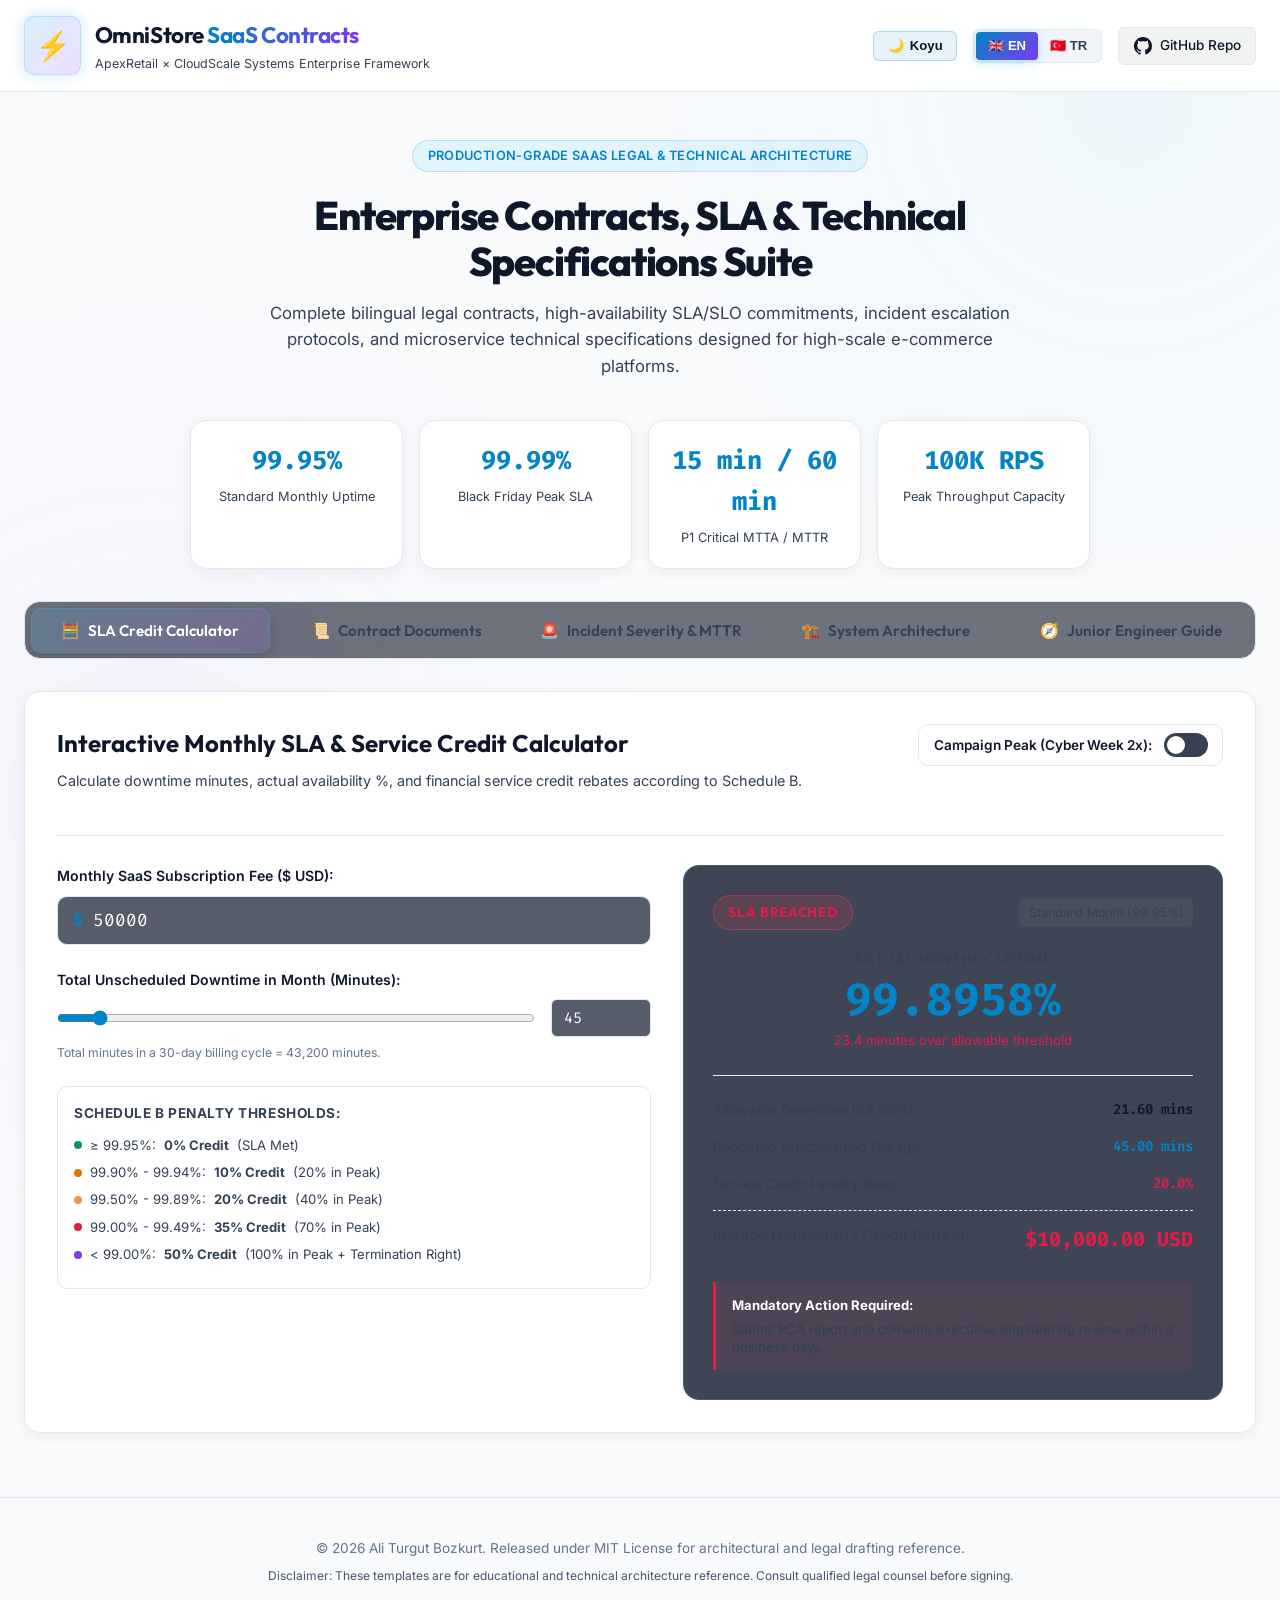
<file: index.html>
<!DOCTYPE html>
<html lang="en">
<head>
  <meta charset="UTF-8">
  <meta http-equiv="refresh" content="0; url=web/index.html">
  <title>OmniStore SaaS Contracts Suite</title>
  <script>window.location.href = "web/index.html";</script>
</head>
<body style="background:#090d16; color:#f8fafc; font-family:sans-serif; text-align:center; padding-top:20vh;">
  <h2>Redirecting to <a href="web/index.html" style="color:#38bdf8;">OmniStore SaaS Contracts Portal</a>...</h2>
</body>
</html>
</file>
<file: web/style.css>
:root {
  --bg-dark: #f8fafc;
  --bg-card: #ffffff;
  --bg-card-hover: #f1f5f9;
  --border-card: #e2e8f0;
  --border-glow: rgba(56, 189, 248, 0.25);
  --primary: #0284c7;
  --primary-glow: rgba(2, 132, 199, 0.2);
  --accent-purple: #7c3aed;
  --accent-emerald: #059669;
  --accent-amber: #d97706;
  --accent-rose: #e11d48;
  --text-main: #0f172a;
  --text-muted: #334155;
  --text-dim: #64748b;
  --radius-lg: 16px;
  --radius-md: 10px;
  --radius-sm: 6px;
  --font-heading: 'Outfit', sans-serif;
  --font-body: 'Inter', sans-serif;
  --font-code: 'Fira Code', monospace;
  --shadow-card: 0 4px 15px rgba(0, 0, 0, 0.05);
  --transition: all 0.25s cubic-bezier(0.16, 1, 0.3, 1);
}

body.dark-theme {
  --bg-dark: #090d16;
  --bg-card: rgba(17, 24, 39, 0.75);
  --bg-card-hover: rgba(30, 41, 59, 0.85);
  --border-card: rgba(255, 255, 255, 0.08);
  --border-glow: rgba(56, 189, 248, 0.25);
  --primary: #38bdf8;
  --primary-glow: rgba(56, 189, 248, 0.4);
  --accent-purple: #a855f7;
  --accent-emerald: #10b981;
  --accent-amber: #f59e0b;
  --accent-rose: #f43f5e;
  --text-main: #f8fafc;
  --text-muted: #94a3b8;
  --text-dim: #64748b;
  --shadow-card: 0 10px 30px -10px rgba(0, 0, 0, 0.5);
}

* {
  box-sizing: border-box;
  margin: 0;
  padding: 0;
}

body {
  background-color: var(--bg-dark);
  color: var(--text-main);
  font-family: var(--font-body);
  line-height: 1.6;
  position: relative;
  overflow-x: hidden;
  min-height: 100vh;
}

/* Ambient Background Glows */
.glow-bg {
  position: fixed;
  border-radius: 50%;
  filter: blur(140px);
  pointer-events: none;
  z-index: 0;
}
.glow-1 {
  width: 500px;
  height: 500px;
  top: -150px;
  right: -100px;
  background: radial-gradient(circle, rgba(56, 189, 248, 0.15), transparent 70%);
}
.glow-2 {
  width: 600px;
  height: 600px;
  bottom: -200px;
  left: -150px;
  background: radial-gradient(circle, rgba(168, 85, 247, 0.12), transparent 70%);
}

/* Header */
.app-header {
  position: sticky;
  top: 0;
  z-index: 100;
  background: rgba(255, 255, 255, 0.92);
  backdrop-filter: blur(16px);
  border-bottom: 1px solid var(--border-card);
}

body.dark-theme .app-header {
  background: rgba(9, 13, 22, 0.82);
}

.header-container {
  max-width: 1280px;
  margin: 0 auto;
  padding: 1rem 1.5rem;
  display: flex;
  align-items: center;
  justify-content: space-between;
}
.logo-area {
  display: flex;
  align-items: center;
  gap: 0.85rem;
}
.logo-icon {
  font-size: 1.8rem;
  background: linear-gradient(135deg, rgba(56, 189, 248, 0.2), rgba(168, 85, 247, 0.2));
  border: 1px solid var(--border-glow);
  padding: 0.35rem 0.6rem;
  border-radius: var(--radius-md);
  box-shadow: 0 0 15px var(--primary-glow);
}
.logo-title {
  font-family: var(--font-heading);
  font-size: 1.4rem;
  font-weight: 700;
  letter-spacing: -0.02em;
}
.logo-title span {
  background: linear-gradient(90deg, var(--primary), var(--accent-purple));
  -webkit-background-clip: text;
  -webkit-text-fill-color: transparent;
}
.logo-subtitle {
  font-size: 0.78rem;
  color: var(--text-muted);
}

.header-actions {
  display: flex;
  align-items: center;
  gap: 1rem;
}

.theme-btn {
  background: rgba(2, 132, 199, 0.1);
  border: 1px solid rgba(2, 132, 199, 0.25);
  color: var(--text-main);
  padding: 0.4rem 0.85rem;
  border-radius: var(--radius-sm);
  font-size: 0.82rem;
  font-weight: 700;
  cursor: pointer;
  display: flex;
  align-items: center;
  gap: 6px;
  transition: var(--transition);
}

.theme-btn:hover {
  background: var(--primary);
  color: #ffffff;
}

.lang-switch-wrapper {
  display: flex;
  background: #f1f5f9;
  border: 1px solid var(--border-card);
  border-radius: var(--radius-sm);
  padding: 2px;
}

body.dark-theme .lang-switch-wrapper {
  background: rgba(255, 255, 255, 0.05);
}

.lang-btn {
  background: transparent;
  border: none;
  color: var(--text-muted);
  padding: 0.4rem 0.75rem;
  font-size: 0.82rem;
  font-weight: 600;
  cursor: pointer;
  border-radius: 4px;
  transition: var(--transition);
}
.lang-btn.active {
  background: linear-gradient(135deg, var(--primary), var(--accent-purple));
  color: #fff;
  box-shadow: 0 2px 8px rgba(56, 189, 248, 0.4);
}
.github-badge-btn {
  display: flex;
  align-items: center;
  gap: 0.5rem;
  background: rgba(0, 0, 0, 0.05);
  border: 1px solid var(--border-card);
  color: var(--text-main);
  text-decoration: none;
  padding: 0.45rem 0.9rem;
  border-radius: var(--radius-sm);
  font-size: 0.85rem;
  font-weight: 500;
  transition: var(--transition);
}

body.dark-theme .github-badge-btn {
  background: rgba(255, 255, 255, 0.06);
}
.github-badge-btn:hover {
  background: rgba(255, 255, 255, 0.12);
  border-color: var(--primary);
  transform: translateY(-1px);
}

/* Hero Section */
.hero-section {
  position: relative;
  z-index: 10;
  padding: 3rem 1.5rem 2rem;
  text-align: center;
}
.hero-content {
  max-width: 900px;
  margin: 0 auto;
}
.badge-pill {
  display: inline-block;
  background: rgba(56, 189, 248, 0.1);
  border: 1px solid rgba(56, 189, 248, 0.3);
  color: var(--primary);
  font-size: 0.8rem;
  font-weight: 600;
  padding: 0.3rem 0.9rem;
  border-radius: 9999px;
  margin-bottom: 1.2rem;
  letter-spacing: 0.03em;
  text-transform: uppercase;
}
.hero-heading {
  font-family: var(--font-heading);
  font-size: 2.5rem;
  font-weight: 800;
  line-height: 1.15;
  letter-spacing: -0.03em;
  margin-bottom: 1rem;
}
.hero-desc {
  font-size: 1.05rem;
  color: var(--text-muted);
  max-width: 780px;
  margin: 0 auto 2.5rem;
}
.hero-stats-grid {
  display: grid;
  grid-template-columns: repeat(auto-fit, minmax(190px, 1fr));
  gap: 1rem;
  margin-top: 1.5rem;
}
.stat-card {
  background: var(--bg-card);
  backdrop-filter: blur(16px);
  border: 1px solid var(--border-card);
  padding: 1.25rem 1rem;
  border-radius: var(--radius-lg);
  box-shadow: var(--shadow-card);
  transition: var(--transition);
}
.stat-card:hover {
  border-color: var(--border-glow);
  transform: translateY(-3px);
  box-shadow: 0 12px 24px -8px var(--primary-glow);
}
.stat-value {
  font-family: var(--font-code);
  font-size: 1.6rem;
  font-weight: 700;
  color: var(--primary);
  margin-bottom: 0.3rem;
}
.stat-label {
  font-size: 0.8rem;
  color: var(--text-muted);
}

/* Main Container & Tabs */
.main-container {
  max-width: 1280px;
  margin: 0 auto;
  padding: 0 1.5rem 4rem;
  position: relative;
  z-index: 10;
}
.nav-tabs {
  display: flex;
  gap: 0.5rem;
  background: rgba(17, 24, 39, 0.6);
  padding: 0.35rem;
  border-radius: var(--radius-lg);
  border: 1px solid var(--border-card);
  margin-bottom: 2rem;
  overflow-x: auto;
}
.tab-btn {
  flex: 1;
  min-width: 160px;
  display: flex;
  align-items: center;
  justify-content: center;
  gap: 0.5rem;
  background: transparent;
  border: none;
  color: var(--text-muted);
  font-family: var(--font-heading);
  font-size: 0.95rem;
  font-weight: 600;
  padding: 0.75rem 1rem;
  border-radius: var(--radius-md);
  cursor: pointer;
  transition: var(--transition);
}
.tab-btn:hover {
  color: var(--text-main);
  background: rgba(255, 255, 255, 0.04);
}
.tab-btn.active {
  background: linear-gradient(135deg, rgba(56, 189, 248, 0.15), rgba(168, 85, 247, 0.15));
  color: #fff;
  border: 1px solid var(--border-glow);
  box-shadow: 0 4px 15px rgba(0, 0, 0, 0.2);
}

/* Panel Cards */
.tab-panel {
  display: none;
}
.tab-panel.active {
  display: block;
  animation: fadeIn 0.3s ease-out;
}
@keyframes fadeIn {
  from { opacity: 0; transform: translateY(6px); }
  to { opacity: 1; transform: translateY(0); }
}

.panel-card {
  background: var(--bg-card);
  backdrop-filter: blur(20px);
  border: 1px solid var(--border-card);
  border-radius: var(--radius-lg);
  padding: 2rem;
  box-shadow: var(--shadow-card);
}
.card-title {
  font-family: var(--font-heading);
  font-size: 1.5rem;
  font-weight: 700;
  margin-bottom: 0.4rem;
}
.card-desc {
  font-size: 0.9rem;
  color: var(--text-muted);
  margin-bottom: 1.5rem;
}

/* Calculator Grid */
.calculator-card .card-header {
  display: flex;
  justify-content: space-between;
  align-items: flex-start;
  border-bottom: 1px solid var(--border-card);
  padding-bottom: 1.2rem;
  margin-bottom: 1.8rem;
}
.mode-toggle {
  display: flex;
  align-items: center;
  gap: 0.75rem;
  background: rgba(255, 255, 255, 0.04);
  padding: 0.5rem 0.9rem;
  border-radius: var(--radius-md);
  border: 1px solid var(--border-card);
}
.mode-label {
  font-size: 0.85rem;
  font-weight: 600;
}
/* Toggle Switch */
.switch {
  position: relative;
  display: inline-block;
  width: 44px;
  height: 24px;
}
.switch input { opacity: 0; width: 0; height: 0; }
.slider {
  position: absolute; cursor: pointer; top: 0; left: 0; right: 0; bottom: 0;
  background-color: #374151; transition: .3s; border-radius: 24px;
}
.slider:before {
  position: absolute; content: ""; height: 18px; width: 18px; left: 3px; bottom: 3px;
  background-color: white; transition: .3s; border-radius: 50%;
}
input:checked + .slider { background-color: var(--accent-rose); }
input:checked + .slider:before { transform: translateX(20px); }

.calc-grid {
  display: grid;
  grid-template-columns: 1.1fr 1fr;
  gap: 2rem;
}
.input-group {
  margin-bottom: 1.5rem;
}
.input-group label {
  display: block;
  font-size: 0.88rem;
  font-weight: 600;
  margin-bottom: 0.5rem;
}
.input-prefix-wrapper {
  position: relative;
  display: flex;
  align-items: center;
}
.currency-symbol {
  position: absolute;
  left: 1rem;
  color: var(--primary);
  font-weight: 700;
  font-family: var(--font-code);
}
.input-prefix-wrapper input {
  width: 100%;
  background: rgba(15, 23, 42, 0.7);
  border: 1px solid var(--border-card);
  color: #fff;
  padding: 0.75rem 1rem 0.75rem 2.2rem;
  border-radius: var(--radius-md);
  font-family: var(--font-code);
  font-size: 1.1rem;
  outline: none;
  transition: var(--transition);
}
.input-prefix-wrapper input:focus {
  border-color: var(--primary);
  box-shadow: 0 0 10px var(--primary-glow);
}
.range-wrapper {
  display: flex;
  align-items: center;
  gap: 1rem;
}
.range-wrapper input[type="range"] {
  flex: 1;
  accent-color: var(--primary);
  cursor: pointer;
}
.range-wrapper input[type="number"] {
  width: 100px;
  background: rgba(15, 23, 42, 0.7);
  border: 1px solid var(--border-card);
  color: #fff;
  padding: 0.5rem 0.75rem;
  border-radius: var(--radius-sm);
  font-family: var(--font-code);
  font-size: 0.95rem;
  outline: none;
}
.input-hint {
  display: block;
  font-size: 0.76rem;
  color: var(--text-dim);
  margin-top: 0.35rem;
}

.sla-thresholds-box {
  background: rgba(255, 255, 255, 0.02);
  border: 1px solid var(--border-card);
  border-radius: var(--radius-md);
  padding: 1rem;
  margin-top: 1.5rem;
}
.sla-thresholds-box h4 {
  font-size: 0.85rem;
  color: var(--text-muted);
  margin-bottom: 0.6rem;
  text-transform: uppercase;
  letter-spacing: 0.04em;
}
.threshold-list {
  list-style: none;
  font-size: 0.82rem;
  color: var(--text-muted);
}
.threshold-list li {
  display: flex;
  align-items: center;
  gap: 0.5rem;
  margin-bottom: 0.4rem;
}
.dot {
  width: 8px;
  height: 8px;
  border-radius: 50%;
}
.dot.green { background: var(--accent-emerald); }
.dot.yellow { background: var(--accent-amber); }
.dot.orange { background: #fb923c; }
.dot.red { background: var(--accent-rose); }
.dot.purple { background: var(--accent-purple); }

/* Results Pane */
.calc-result-pane {
  background: rgba(15, 23, 42, 0.8);
  border: 1px solid var(--border-glow);
  border-radius: var(--radius-lg);
  padding: 1.8rem;
  display: flex;
  flex-direction: column;
  justify-content: space-between;
}
.result-badge-area {
  display: flex;
  justify-content: space-between;
  align-items: center;
  margin-bottom: 1.2rem;
}
.status-badge {
  font-family: var(--font-heading);
  font-weight: 700;
  font-size: 0.85rem;
  padding: 0.35rem 0.9rem;
  border-radius: 9999px;
  letter-spacing: 0.05em;
  text-transform: uppercase;
}
.status-met {
  background: rgba(16, 185, 129, 0.15);
  color: var(--accent-emerald);
  border: 1px solid rgba(16, 185, 129, 0.4);
}
.status-breached {
  background: rgba(244, 63, 94, 0.15);
  color: var(--accent-rose);
  border: 1px solid rgba(244, 63, 94, 0.4);
  animation: pulseBreach 2s infinite;
}
@keyframes pulseBreach {
  0%, 100% { box-shadow: 0 0 0 rgba(244, 63, 94, 0); }
  50% { box-shadow: 0 0 14px rgba(244, 63, 94, 0.3); }
}
.period-badge {
  font-size: 0.78rem;
  color: var(--text-muted);
  background: rgba(255, 255, 255, 0.05);
  padding: 0.3rem 0.6rem;
  border-radius: var(--radius-sm);
}

.metric-readout {
  text-align: center;
  margin-bottom: 1.5rem;
}
.metric-title {
  font-size: 0.85rem;
  color: var(--text-muted);
  text-transform: uppercase;
  letter-spacing: 0.05em;
}
.metric-big-value {
  font-family: var(--font-code);
  font-size: 2.8rem;
  font-weight: 800;
  color: var(--primary);
  line-height: 1.1;
  margin: 0.3rem 0;
}
.metric-sub {
  font-size: 0.82rem;
  color: var(--accent-rose);
}

.results-summary-table {
  border-top: 1px solid var(--border-card);
  padding-top: 1rem;
  margin-bottom: 1.2rem;
}
.result-row {
  display: flex;
  justify-content: space-between;
  padding: 0.45rem 0;
  font-size: 0.88rem;
  color: var(--text-muted);
}
.result-row .val {
  font-family: var(--font-code);
  font-weight: 600;
  color: var(--text-main);
}
.result-row .val.highlight {
  color: var(--primary);
}
.result-row .val.penalty-val {
  color: var(--accent-rose);
}
.result-row.total-row {
  border-top: 1px dashed var(--border-card);
  margin-top: 0.5rem;
  padding-top: 0.75rem;
  font-size: 1rem;
}
.result-row.total-row .refund-val {
  font-size: 1.25rem;
  font-weight: 800;
  color: var(--accent-rose);
}

.action-box {
  background: rgba(244, 63, 94, 0.08);
  border-left: 3px solid var(--accent-rose);
  padding: 0.85rem 1rem;
  border-radius: 0 var(--radius-sm) var(--radius-sm) 0;
  font-size: 0.82rem;
}
.action-box strong {
  display: block;
  margin-bottom: 0.2rem;
  color: #fff;
}
.action-box p {
  color: var(--text-muted);
  line-height: 1.4;
}

/* Contracts Tab */
.contracts-header-bar {
  display: flex;
  flex-direction: column;
  gap: 1rem;
  margin-bottom: 1.5rem;
}
.search-filter-wrapper input {
  width: 100%;
  background: var(--bg-card);
  backdrop-filter: blur(16px);
  border: 1px solid var(--border-card);
  color: #fff;
  padding: 0.85rem 1.2rem;
  border-radius: var(--radius-lg);
  font-size: 0.95rem;
  outline: none;
  transition: var(--transition);
}
.search-filter-wrapper input:focus {
  border-color: var(--primary);
  box-shadow: 0 0 15px var(--primary-glow);
}
.category-pills {
  display: flex;
  gap: 0.5rem;
  flex-wrap: wrap;
}
.cat-pill {
  background: rgba(255, 255, 255, 0.05);
  border: 1px solid var(--border-card);
  color: var(--text-muted);
  padding: 0.45rem 1rem;
  border-radius: 9999px;
  font-size: 0.82rem;
  font-weight: 600;
  cursor: pointer;
  transition: var(--transition);
}
.cat-pill:hover, .cat-pill.active {
  background: var(--primary);
  color: #090d16;
  border-color: var(--primary);
  box-shadow: 0 2px 8px var(--primary-glow);
}

.contracts-grid {
  display: grid;
  grid-template-columns: repeat(auto-fill, minmax(350px, 1fr));
  gap: 1.25rem;
}
.contract-card {
  background: var(--bg-card);
  border: 1px solid var(--border-card);
  border-radius: var(--radius-lg);
  padding: 1.5rem;
  display: flex;
  flex-direction: column;
  justify-content: space-between;
  transition: var(--transition);
  position: relative;
  overflow: hidden;
}
.contract-card:hover {
  border-color: var(--border-glow);
  transform: translateY(-4px);
  box-shadow: var(--shadow-card);
}
.card-doc-num {
  font-family: var(--font-code);
  font-size: 0.75rem;
  font-weight: 700;
  color: var(--primary);
  background: rgba(56, 189, 248, 0.1);
  padding: 0.2rem 0.5rem;
  border-radius: var(--radius-sm);
  display: inline-block;
  margin-bottom: 0.75rem;
}
.contract-card h4 {
  font-family: var(--font-heading);
  font-size: 1.15rem;
  font-weight: 700;
  margin-bottom: 0.5rem;
  line-height: 1.3;
}
.contract-card p {
  font-size: 0.85rem;
  color: var(--text-muted);
  line-height: 1.5;
  margin-bottom: 1.2rem;
}
.contract-card-footer {
  display: flex;
  justify-content: space-between;
  align-items: center;
  border-top: 1px solid rgba(255, 255, 255, 0.05);
  padding-top: 0.85rem;
}
.clause-preview-btn {
  background: transparent;
  border: 1px solid var(--border-card);
  color: var(--text-main);
  padding: 0.4rem 0.8rem;
  border-radius: var(--radius-sm);
  font-size: 0.8rem;
  cursor: pointer;
  transition: var(--transition);
}
.clause-preview-btn:hover {
  background: rgba(255, 255, 255, 0.1);
  border-color: var(--primary);
}
.raw-file-link {
  font-size: 0.8rem;
  color: var(--primary);
  text-decoration: none;
  font-weight: 600;
}
.raw-file-link:hover {
  text-decoration: underline;
}

/* Incidents Tab */
.severity-cards-grid {
  display: grid;
  grid-template-columns: repeat(auto-fit, minmax(260px, 1fr));
  gap: 1.25rem;
  margin-bottom: 2rem;
}
.sev-card {
  border-radius: var(--radius-lg);
  padding: 1.5rem;
  background: rgba(17, 24, 39, 0.8);
  border: 1px solid var(--border-card);
  display: flex;
  flex-direction: column;
  justify-content: space-between;
  transition: var(--transition);
}
.sev-card:hover {
  transform: translateY(-3px);
}
.sev-p1 { border-top: 4px solid var(--accent-rose); }
.sev-p2 { border-top: 4px solid #fb923c; }
.sev-p3 { border-top: 4px solid var(--accent-amber); }
.sev-p4 { border-top: 4px solid var(--primary); }

.sev-header {
  display: flex;
  align-items: center;
  gap: 0.6rem;
  margin-bottom: 1rem;
}
.sev-tag {
  font-family: var(--font-code);
  font-weight: 800;
  font-size: 0.85rem;
  padding: 0.2rem 0.6rem;
  border-radius: var(--radius-sm);
  color: #fff;
}
.sev-p1 .sev-tag { background: var(--accent-rose); }
.sev-p2 .sev-tag { background: #fb923c; }
.sev-p3 .sev-tag { background: var(--accent-amber); }
.sev-p4 .sev-tag { background: var(--primary); color: #090d16; }

.sev-header h4 {
  font-family: var(--font-heading);
  font-size: 1.1rem;
  font-weight: 700;
}
.sev-timing {
  background: rgba(0, 0, 0, 0.25);
  padding: 0.85rem;
  border-radius: var(--radius-sm);
  font-size: 0.82rem;
  line-height: 1.6;
  margin-bottom: 1rem;
}
.sev-example {
  font-size: 0.8rem;
  color: var(--text-muted);
  line-height: 1.4;
  margin-bottom: 1.2rem;
}
.sev-action-badge {
  font-size: 0.75rem;
  font-weight: 600;
  color: var(--primary);
  background: rgba(56, 189, 248, 0.1);
  padding: 0.4rem;
  border-radius: var(--radius-sm);
  text-align: center;
}
.rca-box {
  background: rgba(168, 85, 247, 0.08);
  border: 1px solid rgba(168, 85, 247, 0.3);
  padding: 1.25rem;
  border-radius: var(--radius-md);
}
.rca-box h4 {
  font-family: var(--font-heading);
  font-size: 1.1rem;
  color: var(--accent-purple);
  margin-bottom: 0.4rem;
}
.rca-box p {
  font-size: 0.85rem;
  color: var(--text-muted);
}

/* Architecture Tab */
.arch-visual-container {
  display: flex;
  flex-direction: column;
  gap: 1rem;
  padding: 1rem 0;
}
.arch-layer {
  background: rgba(15, 23, 42, 0.6);
  border: 1px solid var(--border-card);
  border-radius: var(--radius-md);
  padding: 1.25rem;
}
.arch-layer.highlight-layer {
  border-color: var(--primary-glow);
  background: rgba(56, 189, 248, 0.05);
}
.arch-layer.storage-layer {
  background: rgba(168, 85, 247, 0.05);
  border-color: rgba(168, 85, 247, 0.25);
}
.layer-title {
  font-size: 0.85rem;
  font-weight: 700;
  text-transform: uppercase;
  letter-spacing: 0.04em;
  color: var(--text-muted);
  margin-bottom: 0.85rem;
}
.arch-boxes {
  display: flex;
  gap: 0.75rem;
  flex-wrap: wrap;
}
.arch-node {
  background: rgba(255, 255, 255, 0.04);
  border: 1px solid var(--border-card);
  padding: 0.65rem 1rem;
  border-radius: var(--radius-sm);
  font-size: 0.85rem;
  font-weight: 500;
}
.arch-node.accent-node {
  background: rgba(56, 189, 248, 0.15);
  border-color: var(--primary);
  color: #fff;
  font-weight: 600;
}
.arch-node.service-node {
  background: rgba(16, 185, 129, 0.12);
  border-color: var(--accent-emerald);
  color: #fff;
}
.arch-node.db-node {
  background: rgba(168, 85, 247, 0.12);
  border-color: var(--accent-purple);
  color: #fff;
}
.arch-connector {
  text-align: center;
  font-family: var(--font-code);
  font-size: 0.8rem;
  color: var(--text-dim);
  font-weight: 600;
}

/* Modal */
.modal-backdrop {
  position: fixed;
  top: 0; left: 0; width: 100%; height: 100%;
  background: rgba(0, 0, 0, 0.75);
  backdrop-filter: blur(8px);
  z-index: 200;
  display: none;
  align-items: center;
  justify-content: center;
  padding: 1rem;
}
.modal-backdrop.active {
  display: flex;
}
.modal-card {
  background: #0f172a;
  border: 1px solid var(--border-glow);
  border-radius: var(--radius-lg);
  max-width: 720px;
  width: 100%;
  max-height: 85vh;
  display: flex;
  flex-direction: column;
  box-shadow: 0 20px 40px rgba(0, 0, 0, 0.6);
  animation: zoomModal 0.2s ease-out;
}
@keyframes zoomModal {
  from { transform: scale(0.95); opacity: 0; }
  to { transform: scale(1); opacity: 1; }
}
.modal-header {
  display: flex;
  justify-content: space-between;
  align-items: center;
  padding: 1.25rem 1.5rem;
  border-bottom: 1px solid var(--border-card);
}
.modal-header h4 {
  font-family: var(--font-heading);
  font-size: 1.2rem;
  font-weight: 700;
}
.close-btn {
  background: transparent;
  border: none;
  color: var(--text-muted);
  font-size: 1.6rem;
  cursor: pointer;
}
.close-btn:hover { color: #fff; }
.modal-body {
  padding: 1.5rem;
  overflow-y: auto;
  font-family: var(--font-code);
  font-size: 0.85rem;
  color: #e2e8f0;
  line-height: 1.6;
  white-space: pre-wrap;
  background: rgba(0, 0, 0, 0.3);
}
.modal-footer {
  display: flex;
  justify-content: space-between;
  align-items: center;
  padding: 1rem 1.5rem;
  border-top: 1px solid var(--border-card);
}
.copy-btn {
  background: var(--primary);
  color: #090d16;
  border: none;
  padding: 0.5rem 1rem;
  border-radius: var(--radius-sm);
  font-weight: 700;
  cursor: pointer;
  transition: var(--transition);
}
.copy-btn:hover {
  background: #7dd3fc;
}
.open-file-btn {
  color: var(--text-muted);
  font-size: 0.85rem;
  text-decoration: none;
}
.open-file-btn:hover { color: #fff; text-decoration: underline; }

/* Footer */
.app-footer {
  border-top: 1px solid var(--border-card);
  padding: 2.5rem 1.5rem;
  text-align: center;
  color: var(--text-dim);
  font-size: 0.85rem;
  position: relative;
  z-index: 10;
}
.footer-disclaimer {
  font-size: 0.75rem;
  margin-top: 0.4rem;
  color: #475569;
}

/* Junior Guide Tab */
.guide-cards-grid {
  display: grid;
  grid-template-columns: repeat(auto-fill, minmax(360px, 1fr));
  gap: 1.25rem;
  margin-top: 1rem;
}
.guide-card {
  background: var(--bg-card);
  border: 1px solid var(--border-card);
  border-radius: var(--radius-lg);
  padding: 1.5rem;
  display: flex;
  flex-direction: column;
  justify-content: space-between;
  transition: var(--transition);
}
.guide-card:hover {
  border-color: rgba(168, 85, 247, 0.4);
  transform: translateY(-3px);
  box-shadow: 0 12px 24px -8px rgba(168, 85, 247, 0.25);
}
.guide-number {
  font-family: var(--font-code);
  font-size: 0.78rem;
  font-weight: 700;
  color: var(--accent-purple);
  background: rgba(168, 85, 247, 0.12);
  padding: 0.2rem 0.55rem;
  border-radius: var(--radius-sm);
  display: inline-block;
  margin-bottom: 0.75rem;
}
.guide-card h4 {
  font-family: var(--font-heading);
  font-size: 1.15rem;
  font-weight: 700;
  margin-bottom: 0.5rem;
  line-height: 1.35;
}
.guide-card p {
  font-size: 0.85rem;
  color: var(--text-muted);
  line-height: 1.5;
  margin-bottom: 1.2rem;
}
.guide-card-footer {
  border-top: 1px solid rgba(255, 255, 255, 0.05);
  padding-top: 0.85rem;
  display: flex;
  justify-content: space-between;
  align-items: center;
}
.guide-read-link {
  font-size: 0.82rem;
  color: var(--accent-purple);
  text-decoration: none;
  font-weight: 600;
}
.guide-read-link:hover {
  text-decoration: underline;
  color: #c084fc;
}

/* Responsive */
@media (max-width: 900px) {
  .calc-grid {
    grid-template-columns: 1fr;
  }
  .hero-heading {
    font-size: 1.85rem;
  }
  .header-container {
    flex-direction: column;
    gap: 1rem;
    align-items: flex-start;
  }
  .header-actions {
    width: 100%;
    justify-content: space-between;
  }
}
</file>
